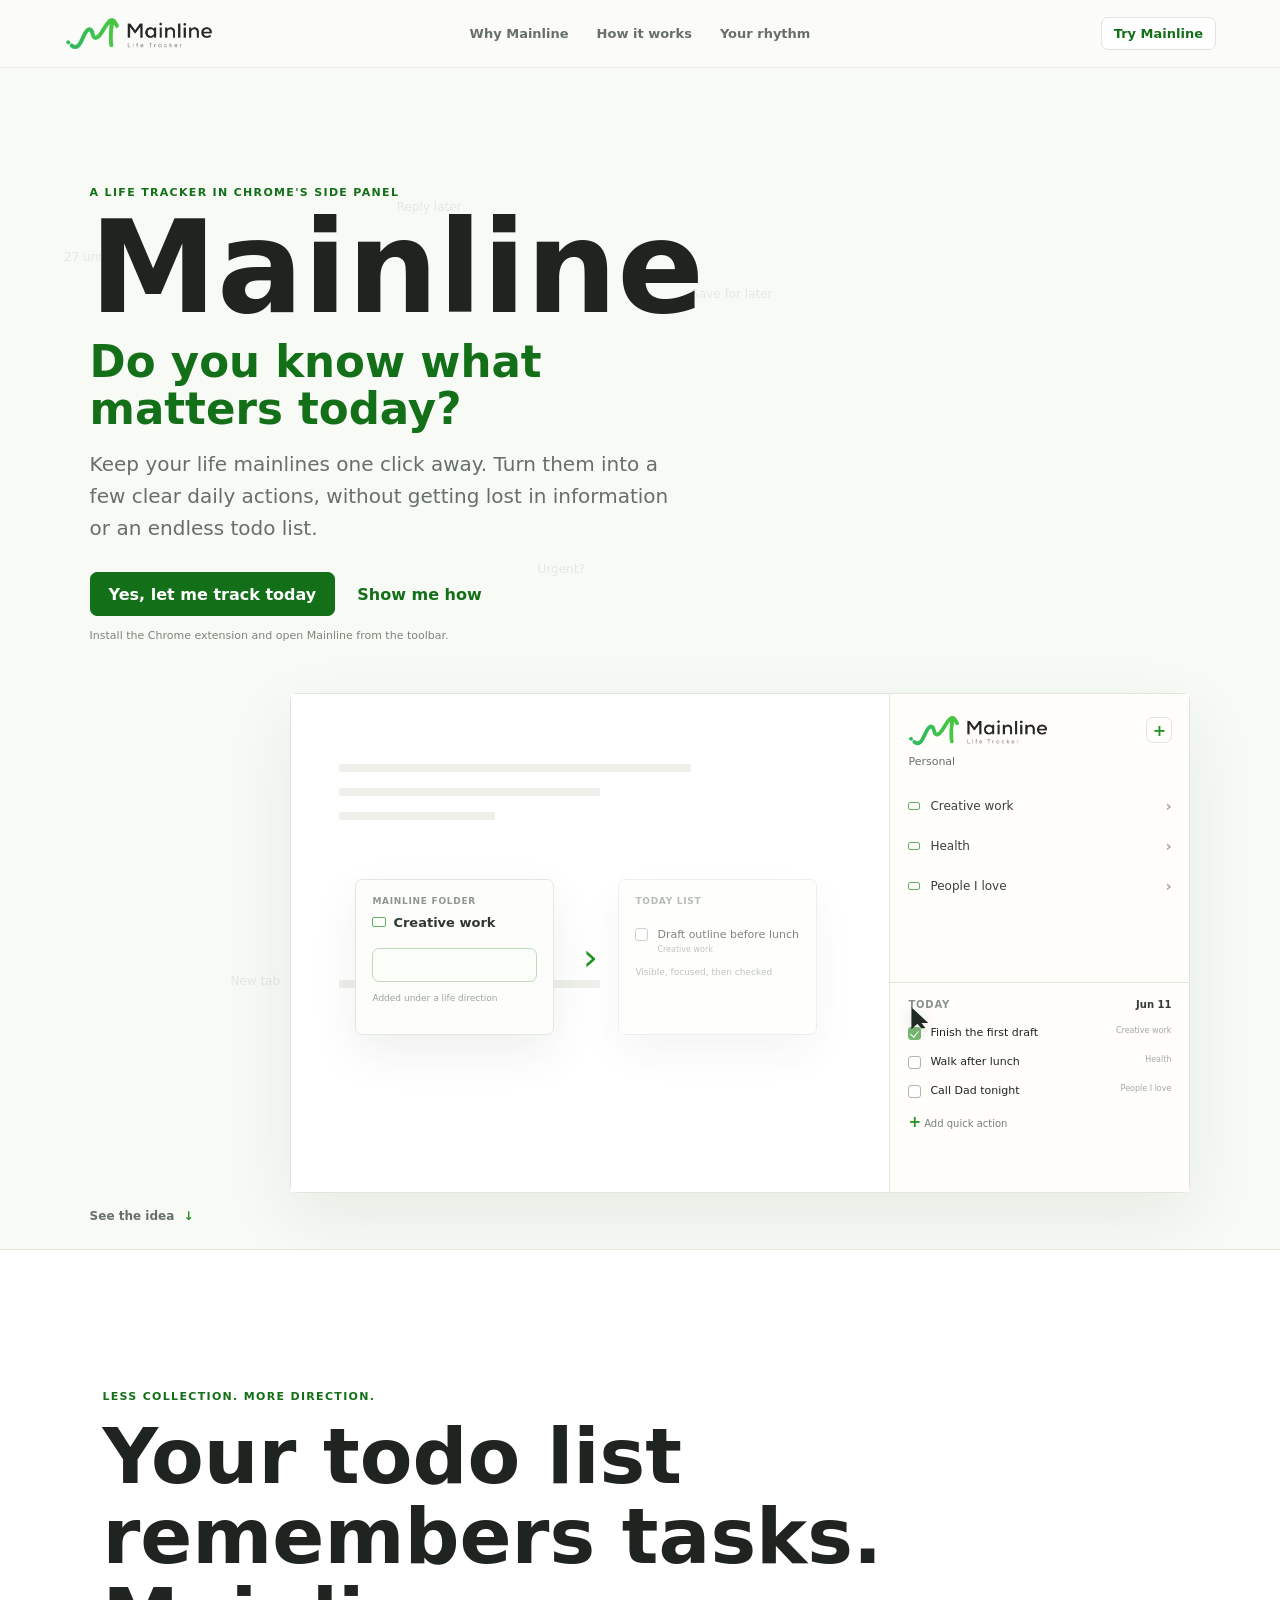
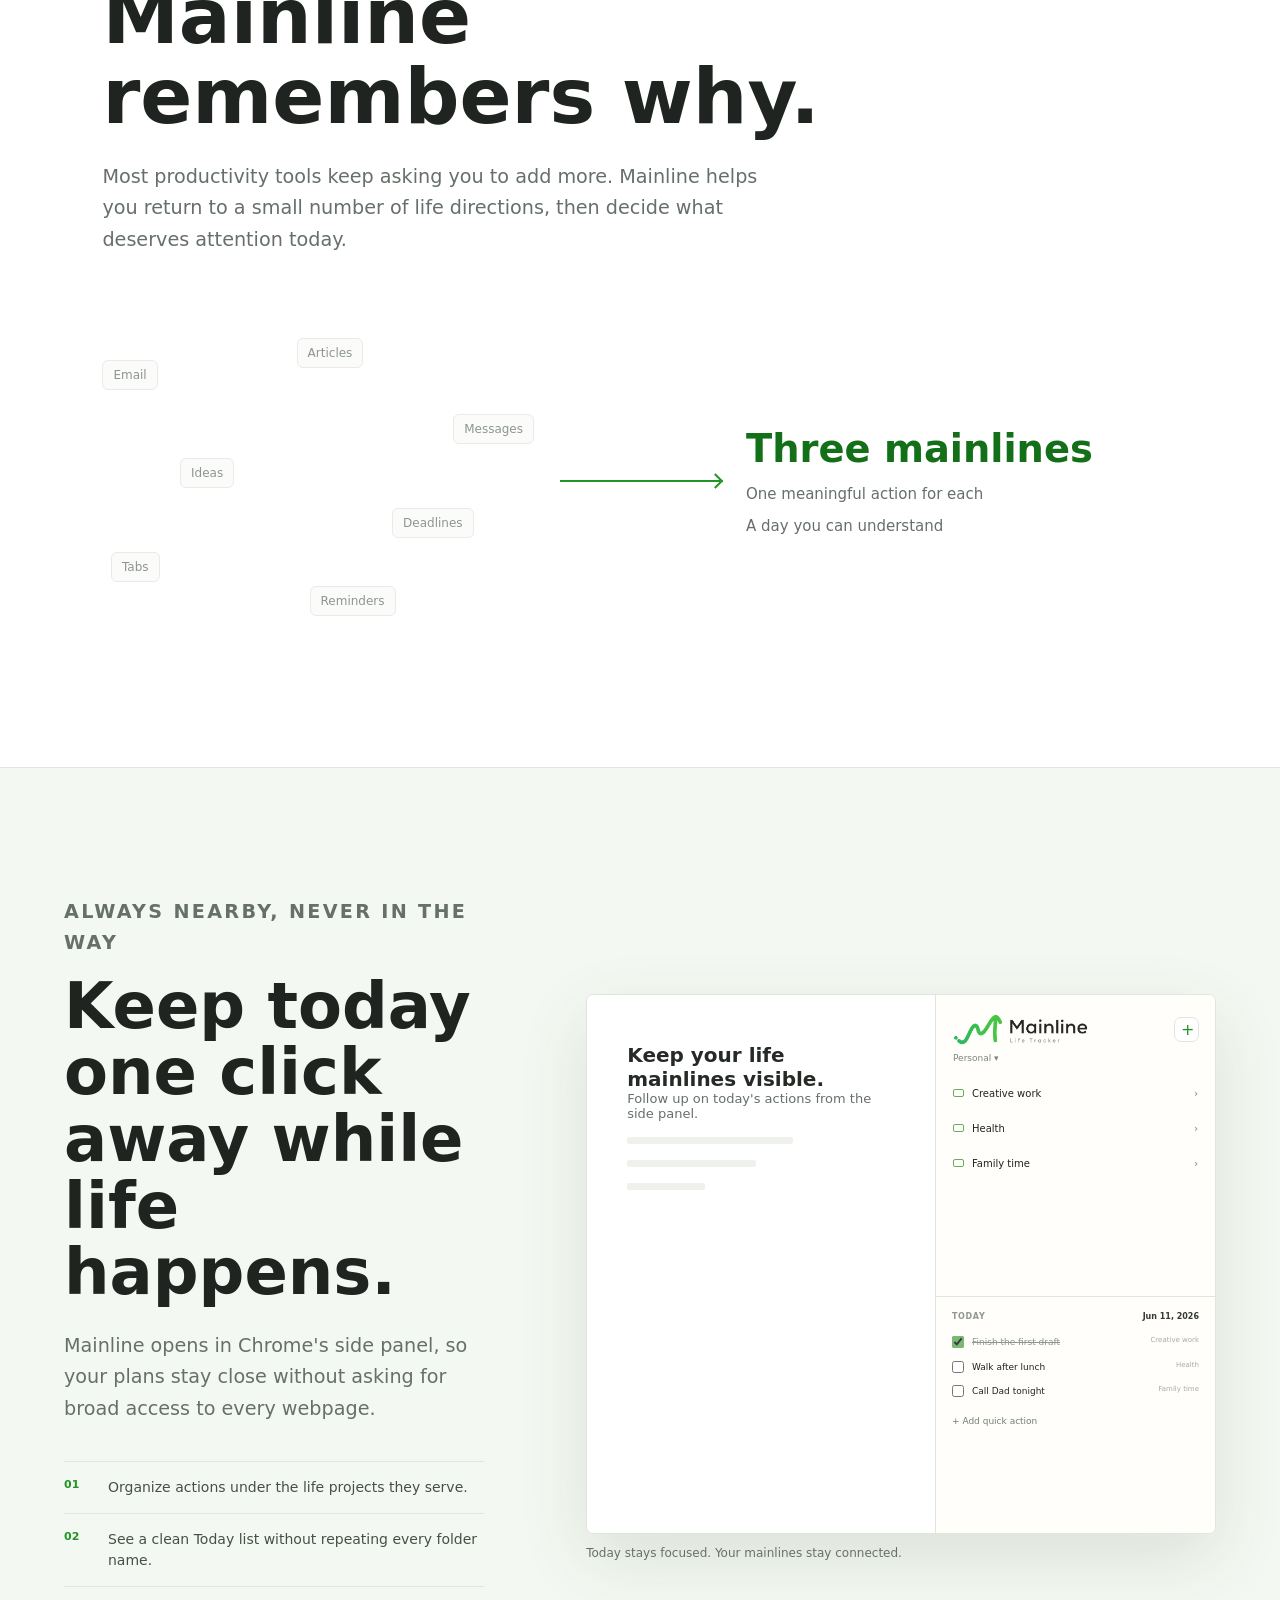
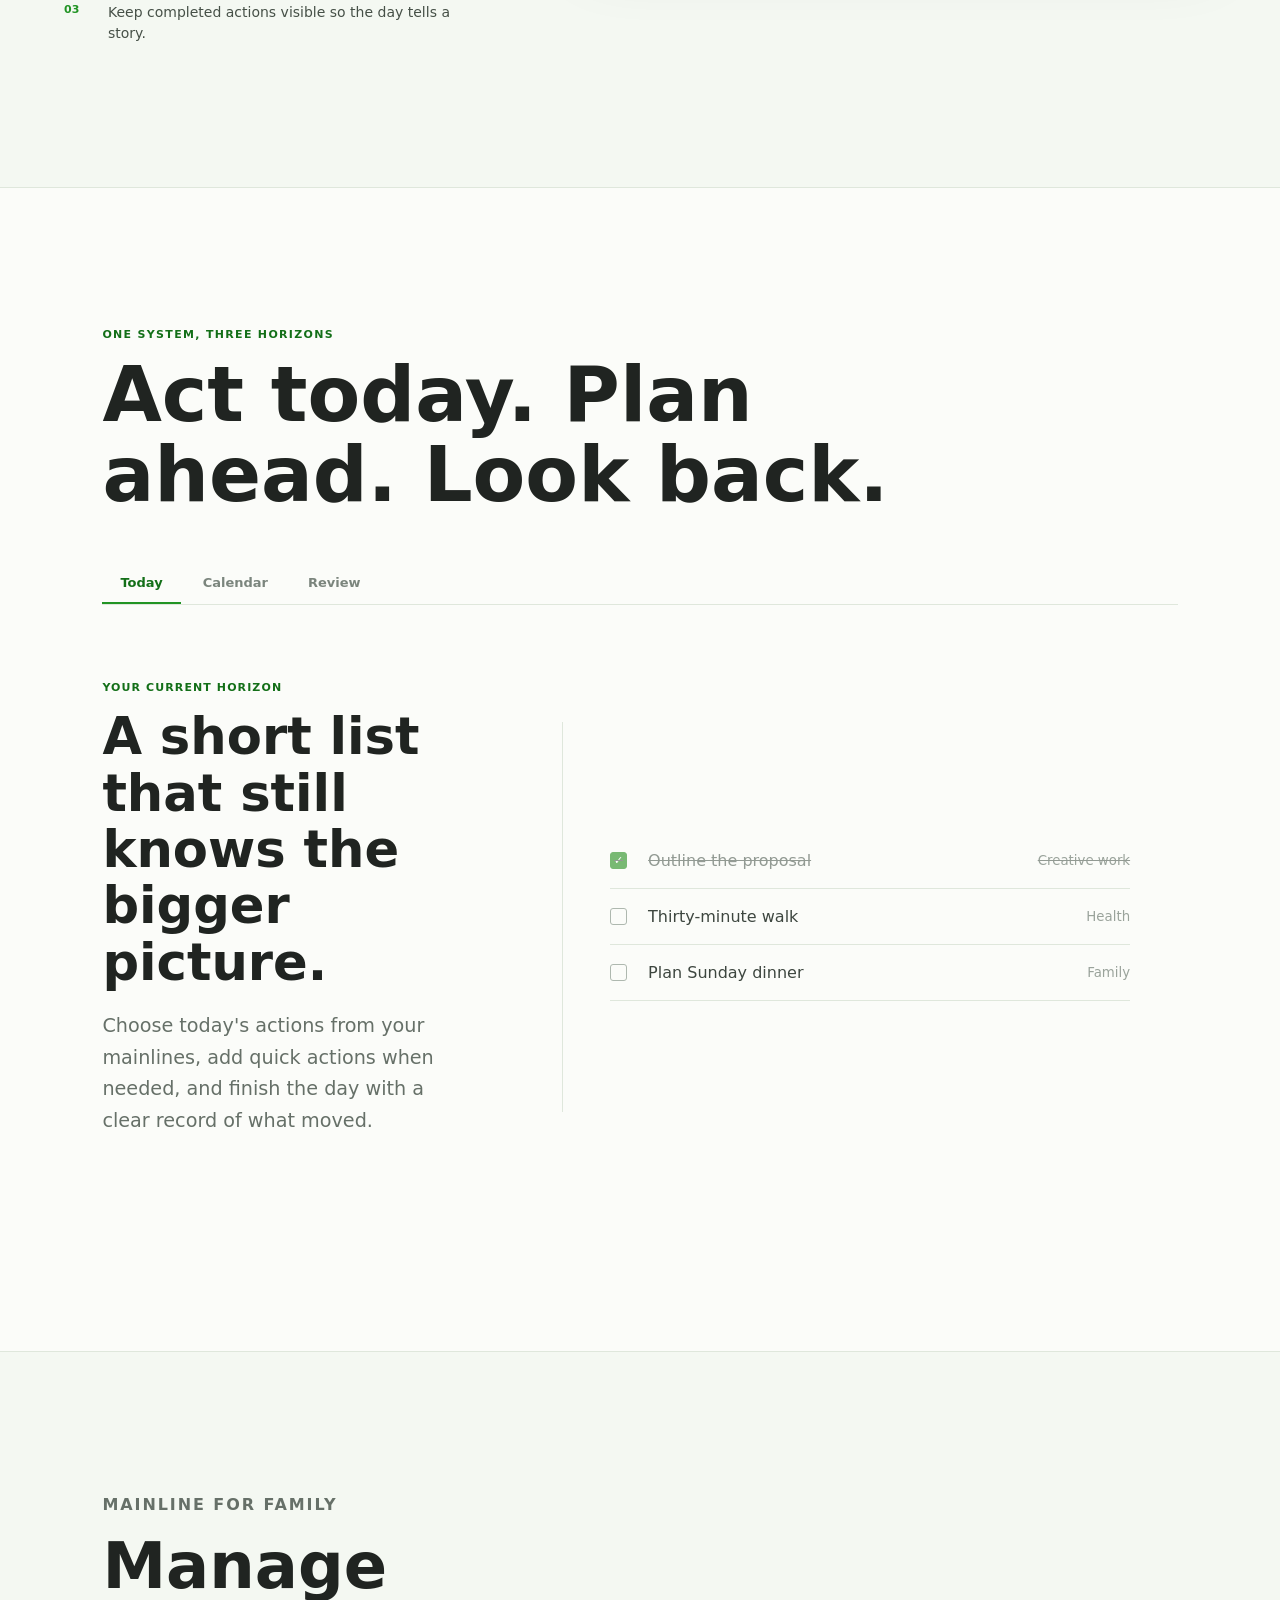
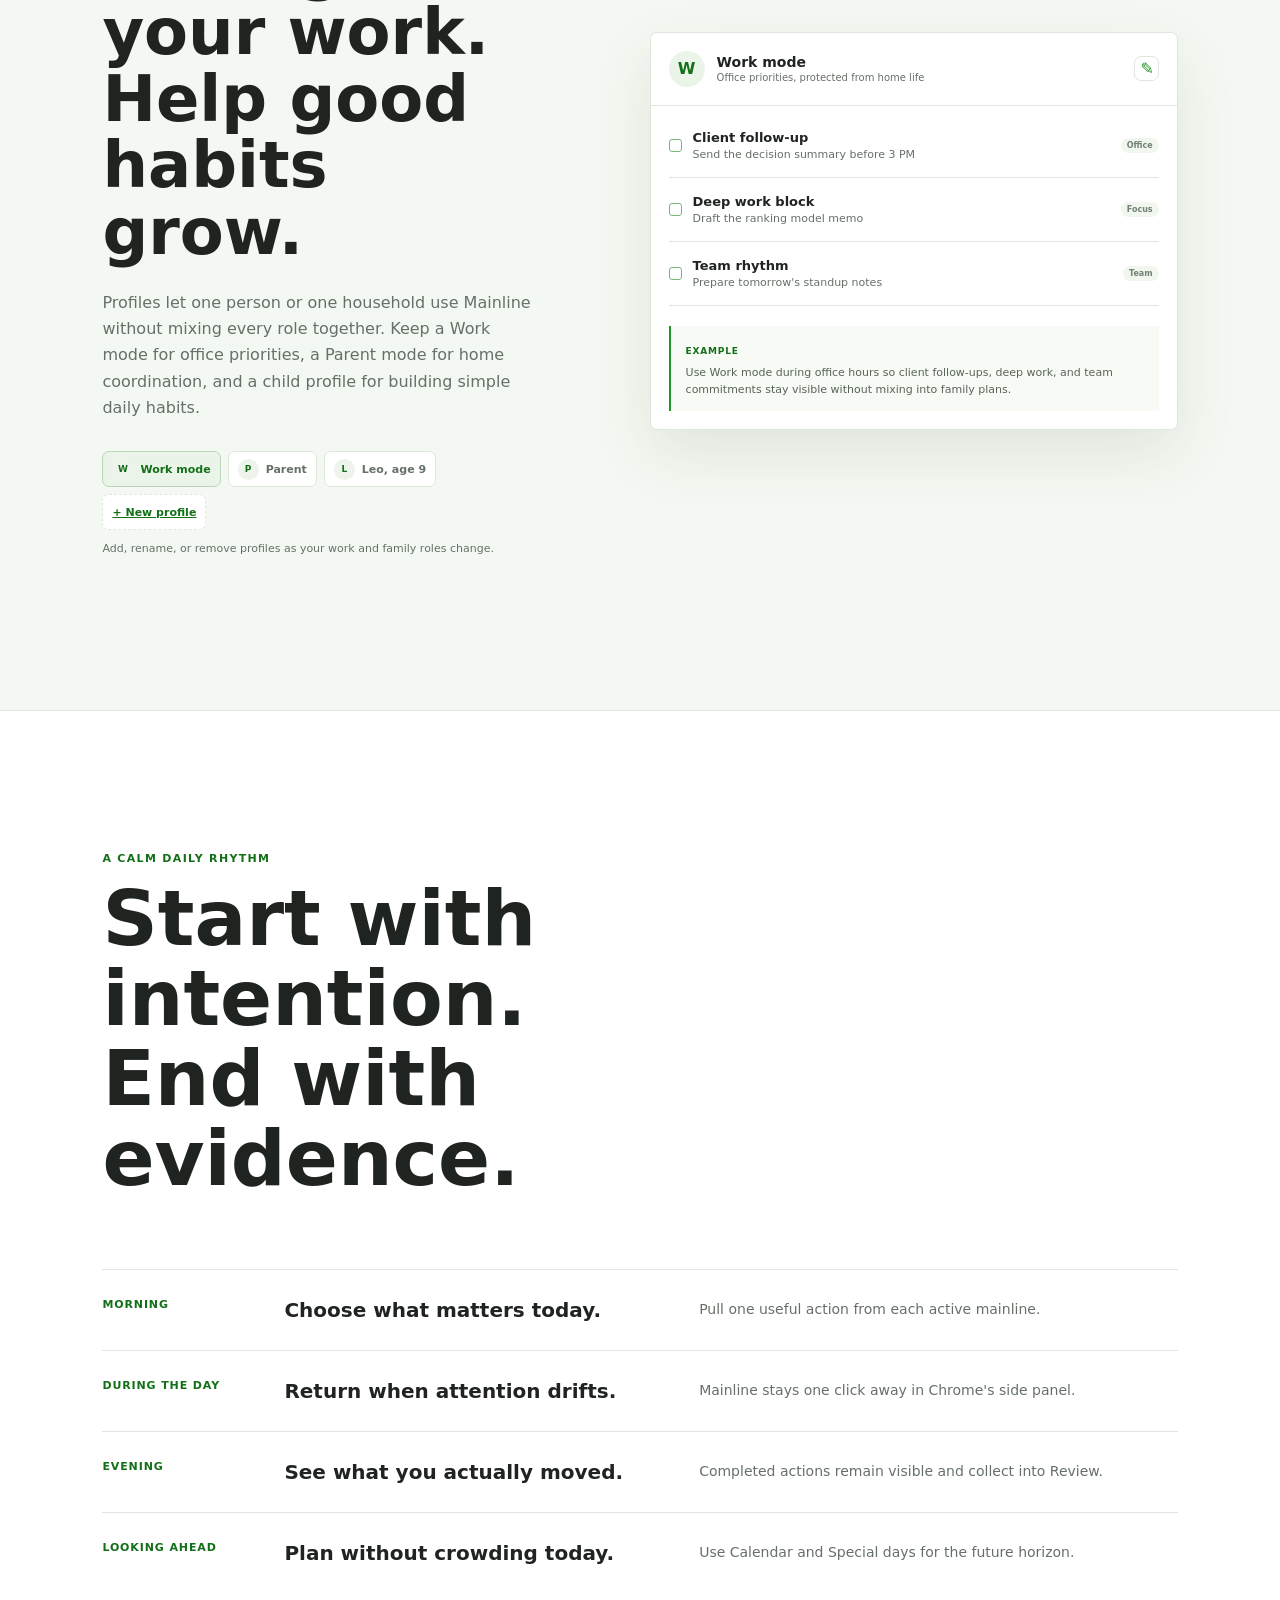
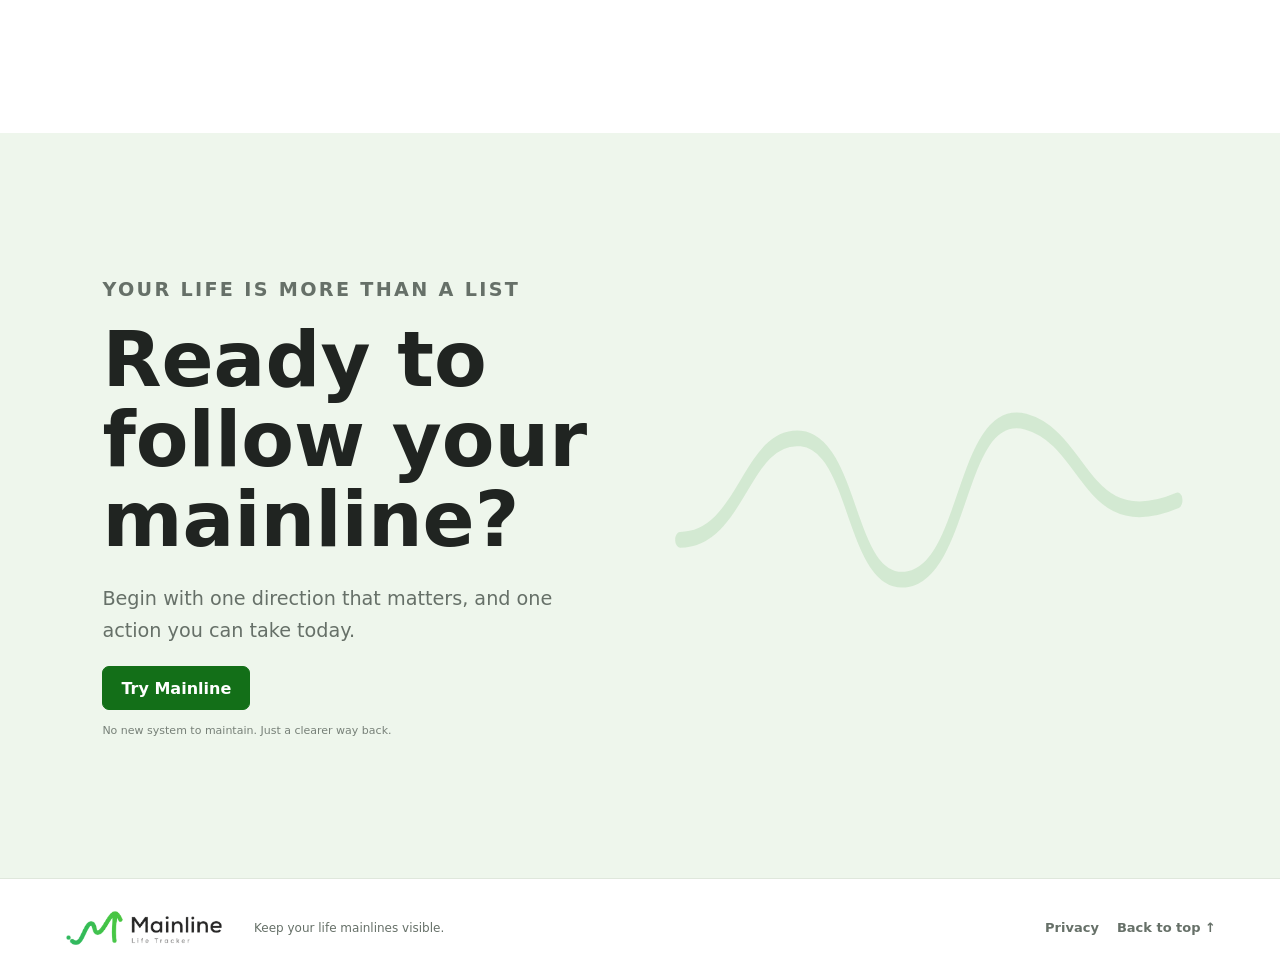
<file: index.html>
<!doctype html>
<html lang="en">
  <head>
    <meta charset="utf-8">
    <meta name="viewport" content="width=device-width, initial-scale=1">
    <meta name="description" content="Mainline keeps your life priorities within reach in Chrome's side panel, so today's actions stay connected to what matters.">
    <title>Mainline - Keep your life mainlines visible</title>
    <link rel="stylesheet" href="mainline-web.css?v=1.0.9-sidepanel">
  </head>
  <body>
    <header class="site-header">
      <a class="brand" href="#top" aria-label="Mainline home">
        <img src="brand-logo-cropped.png" alt="Mainline Life Tracker">
      </a>
      <nav aria-label="Main navigation">
        <a href="#why">Why Mainline</a>
        <a href="#how">How it works</a>
        <a href="#rhythm">Your rhythm</a>
      </nav>
      <a class="header-action" href="https://lshangyu23-hash.github.io/mainline-web/downloads/Mainline-Beta-Chrome-Extension.zip">Try Mainline</a>
    </header>

    <main>
      <section class="hero" id="top">
        <div class="hero-noise" aria-hidden="true">
          <span>27 unread</span>
          <span>Reply later</span>
          <span>New tab</span>
          <span>12 tasks</span>
          <span>Save for later</span>
          <span>Urgent?</span>
        </div>

        <div class="hero-copy">
          <p class="eyebrow">A life tracker in Chrome's side panel</p>
          <h1>Mainline</h1>
          <p class="hero-question">Do you know what matters today?</p>
          <p class="hero-lead">Keep your life mainlines one click away. Turn them into a few clear daily actions, without getting lost in information or an endless todo list.</p>
          <div class="hero-actions" aria-label="Explore Mainline">
            <a class="primary-action" href="https://lshangyu23-hash.github.io/mainline-web/downloads/Mainline-Beta-Chrome-Extension.zip">Yes, let me track today</a>
            <button class="text-action" type="button" data-scroll-target="#why">Show me how</button>
          </div>
          <p class="hero-download-note">Install the Chrome extension and open Mainline from the toolbar.</p>
        </div>

        <div class="hero-browser" aria-label="Animated Mainline extension preview">
          <div class="browser-page">
            <div class="browser-line long"></div>
            <div class="browser-line medium"></div>
            <div class="browser-line short"></div>
            <div class="hero-workflow" aria-hidden="true">
              <div class="workflow-card workflow-folder">
                <span class="workflow-kicker">Mainline folder</span>
                <strong>Creative work</strong>
                <div class="workflow-input">
                  <span>Draft outline before lunch</span>
                </div>
                <em>Added under a life direction</em>
              </div>
              <div class="workflow-arrow">›</div>
              <div class="workflow-card workflow-today">
                <span class="workflow-kicker">Today list</span>
                <label>
                  <i></i>
                  <span>Draft outline before lunch</span>
                  <small>Creative work</small>
                </label>
                <em>Visible, focused, then checked</em>
              </div>
            </div>
            <div class="browser-line medium lower"></div>
          </div>
          <aside class="demo-panel">
            <div class="demo-head">
              <img src="brand-logo-cropped.png" alt="">
              <span class="demo-plus">+</span>
            </div>
            <div class="demo-profile">Personal</div>
            <div class="demo-mainlines">
              <div><span class="folder-icon"></span>Creative work <b>›</b></div>
              <div><span class="folder-icon"></span>Health <b>›</b></div>
              <div><span class="folder-icon"></span>People I love <b>›</b></div>
            </div>
            <div class="demo-today">
              <div class="demo-today-head"><span>Today</span><strong>Jun 11</strong></div>
              <label class="demo-row demo-row-check"><input type="checkbox"><span>Finish the first draft</span><small>Creative work</small></label>
              <label class="demo-row"><input type="checkbox"><span>Walk after lunch</span><small>Health</small></label>
              <label class="demo-row"><input type="checkbox"><span>Call Dad tonight</span><small>People I love</small></label>
              <div class="demo-quick">+ Add quick action</div>
            </div>
          </aside>
          <span class="demo-cursor" aria-hidden="true"></span>
        </div>

        <a class="hero-next" href="#why">See the idea <span>↓</span></a>
      </section>

      <section class="why-section" id="why">
        <div class="section-intro reveal">
          <p class="eyebrow">Less collection. More direction.</p>
          <h2>Your todo list remembers tasks.<br>Mainline remembers why.</h2>
          <p>Most productivity tools keep asking you to add more. Mainline helps you return to a small number of life directions, then decide what deserves attention today.</p>
        </div>

        <div class="contrast-flow" aria-label="From noise to a clear day">
          <div class="noise-column reveal">
            <span>Email</span><span>Articles</span><span>Messages</span><span>Ideas</span><span>Deadlines</span><span>Tabs</span><span>Reminders</span>
          </div>
          <div class="focus-line reveal" aria-hidden="true"></div>
          <div class="focus-column reveal">
            <strong>Three mainlines</strong>
            <span>One meaningful action for each</span>
            <span>A day you can understand</span>
          </div>
        </div>
      </section>

      <section class="feature-section" id="how">
        <div class="feature-copy reveal">
          <p class="eyebrow">Always nearby, never in the way</p>
          <h2>Keep today one click away while life happens.</h2>
          <p>Mainline opens in Chrome's side panel, so your plans stay close without asking for broad access to every webpage.</p>
          <ul class="quiet-list">
            <li><span>01</span> Organize actions under the life projects they serve.</li>
            <li><span>02</span> See a clean Today list without repeating every folder name.</li>
            <li><span>03</span> Keep completed actions visible so the day tells a story.</li>
          </ul>
        </div>
        <figure class="product-visual reveal">
          <div class="crisp-product-demo" role="img" aria-label="Mainline extension showing life projects and today's focused actions">
            <div class="crisp-page">
              <strong>Keep your life mainlines visible.</strong>
              <p>Follow up on today's actions from the side panel.</p>
              <span></span><span></span><span></span>
            </div>
            <aside class="crisp-panel">
              <div class="crisp-head">
                <img src="brand-logo-cropped.png" alt="">
                <button type="button" aria-label="Add mainline">+</button>
              </div>
              <div class="crisp-profile">Personal ▾</div>
              <div class="crisp-folders">
                <p><span></span>Creative work <b>›</b></p>
                <p><span></span>Health <b>›</b></p>
                <p><span></span>Family time <b>›</b></p>
              </div>
              <div class="crisp-today">
                <header><span>Today</span><strong>Jun 11, 2026</strong></header>
                <label><input type="checkbox" checked><span>Finish the first draft</span><small>Creative work</small></label>
                <label><input type="checkbox"><span>Walk after lunch</span><small>Health</small></label>
                <label><input type="checkbox"><span>Call Dad tonight</span><small>Family time</small></label>
                <button type="button">+ Add quick action</button>
              </div>
            </aside>
          </div>
          <figcaption>Today stays focused. Your mainlines stay connected.</figcaption>
        </figure>
      </section>

      <section class="interactive-section">
        <div class="section-intro reveal">
          <p class="eyebrow">One system, three horizons</p>
          <h2>Act today. Plan ahead. Look back.</h2>
        </div>
        <div class="mode-tabs reveal" role="tablist" aria-label="Mainline views">
          <button class="mode-tab active" type="button" role="tab" aria-selected="true" data-mode="today">Today</button>
          <button class="mode-tab" type="button" role="tab" aria-selected="false" data-mode="calendar">Calendar</button>
          <button class="mode-tab" type="button" role="tab" aria-selected="false" data-mode="review">Review</button>
        </div>
        <div class="mode-stage reveal">
          <div class="mode-copy">
            <p class="mode-kicker">Your current horizon</p>
            <h3 id="mode-title">A short list that still knows the bigger picture.</h3>
            <p id="mode-description">Choose today's actions from your mainlines, add quick actions when needed, and finish the day with a clear record of what moved.</p>
          </div>
          <div class="mode-visual" id="mode-visual" data-mode="today" aria-live="polite">
            <div class="today-animation">
              <div class="animated-row done"><span>✓</span><p>Outline the proposal</p><small>Creative work</small></div>
              <div class="animated-row"><span></span><p>Thirty-minute walk</p><small>Health</small></div>
              <div class="animated-row"><span></span><p>Plan Sunday dinner</p><small>Family</small></div>
            </div>
            <img src="web-assets/mainline-calendar.jpg" alt="Mainline calendar with monthly plan details">
            <div class="review-animation">
              <p>Today, you moved:</p>
              <strong>Creative work</strong>
              <strong>Health</strong>
              <strong>Family</strong>
            </div>
          </div>
        </div>
      </section>

      <section class="family-section" id="family">
        <div class="family-copy reveal">
          <p class="eyebrow">Mainline for family</p>
          <h2>Manage your work.<br>Help good habits grow.</h2>
          <p>Profiles let one person or one household use Mainline without mixing every role together. Keep a Work mode for office priorities, a Parent mode for home coordination, and a child profile for building simple daily habits.</p>
          <div class="family-profile-actions" aria-label="Profile management examples">
            <button type="button" class="family-profile active" data-family-profile="work"><span>W</span>Work mode</button>
            <button type="button" class="family-profile" data-family-profile="parent"><span>P</span>Parent</button>
            <button type="button" class="family-profile" data-family-profile="leo"><span>L</span>Leo, age 9</button>
            <a class="family-profile-add" href="https://lshangyu23-hash.github.io/mainline-web/downloads/Mainline-Beta-Chrome-Extension.zip">+ New profile</a>
          </div>
          <p class="family-note">Add, rename, or remove profiles as your work and family roles change.</p>
        </div>

        <div class="family-demo reveal" data-family-view="work">
          <div class="family-demo-head">
            <span class="family-avatar">W</span>
            <div><strong id="family-name">Work mode</strong><small id="family-description">Office priorities, protected from home life</small></div>
            <button type="button" aria-label="Edit profile">✎</button>
          </div>
          <div class="family-mainlines" id="family-mainlines">
            <div><span></span><p><strong>Client follow-up</strong><small>Send the decision summary before 3 PM</small></p><em>Office</em></div>
            <div><span></span><p><strong>Deep work block</strong><small>Draft the ranking model memo</small></p><em>Focus</em></div>
            <div><span></span><p><strong>Team rhythm</strong><small>Prepare tomorrow's standup notes</small></p><em>Team</em></div>
          </div>
          <div class="family-example">
            <span>Example</span>
            <p id="family-example-text">Use Work mode during office hours so client follow-ups, deep work, and team commitments stay visible without mixing into family plans.</p>
          </div>
        </div>
      </section>

      <section class="rhythm-section" id="rhythm">
        <div class="section-intro reveal">
          <p class="eyebrow">A calm daily rhythm</p>
          <h2>Start with intention.<br>End with evidence.</h2>
        </div>
        <ol class="rhythm-list">
          <li class="reveal"><span>Morning</span><strong>Choose what matters today.</strong><p>Pull one useful action from each active mainline.</p></li>
          <li class="reveal"><span>During the day</span><strong>Return when attention drifts.</strong><p>Mainline stays one click away in Chrome's side panel.</p></li>
          <li class="reveal"><span>Evening</span><strong>See what you actually moved.</strong><p>Completed actions remain visible and collect into Review.</p></li>
          <li class="reveal"><span>Looking ahead</span><strong>Plan without crowding today.</strong><p>Use Calendar and Special days for the future horizon.</p></li>
        </ol>
      </section>

      <section class="start-section" id="start">
        <div class="start-copy reveal">
          <p class="eyebrow">Your life is more than a list</p>
          <h2>Ready to follow your mainline?</h2>
          <p>Begin with one direction that matters, and one action you can take today.</p>
          <a class="primary-action" id="open-mainline" href="https://lshangyu23-hash.github.io/mainline-web/downloads/Mainline-Beta-Chrome-Extension.zip">Try Mainline</a>
          <small>No new system to maintain. Just a clearer way back.</small>
        </div>
        <div class="start-mainline reveal" aria-hidden="true">
          <svg viewBox="0 0 720 320" preserveAspectRatio="none">
            <path class="mainline-ghost" d="M0,190 C90,190 95,95 175,100 C255,105 245,235 330,225 C415,215 405,70 500,85 C590,100 585,190 720,155"></path>
            <path class="mainline-path" d="M0,190 C90,190 95,95 175,100 C255,105 245,235 330,225 C415,215 405,70 500,85 C590,100 585,190 720,155"></path>
          </svg>
        </div>
      </section>
    </main>

    <footer class="site-footer">
      <img src="brand-logo-cropped.png" alt="Mainline">
      <p>Keep your life mainlines visible.</p>
      <div class="footer-links">
        <a href="privacy.html">Privacy</a>
        <a href="#top">Back to top ↑</a>
      </div>
    </footer>

    <script src="mainline-web.js?v=1.0.9-sidepanel"></script>
  </body>
</html>
</file>
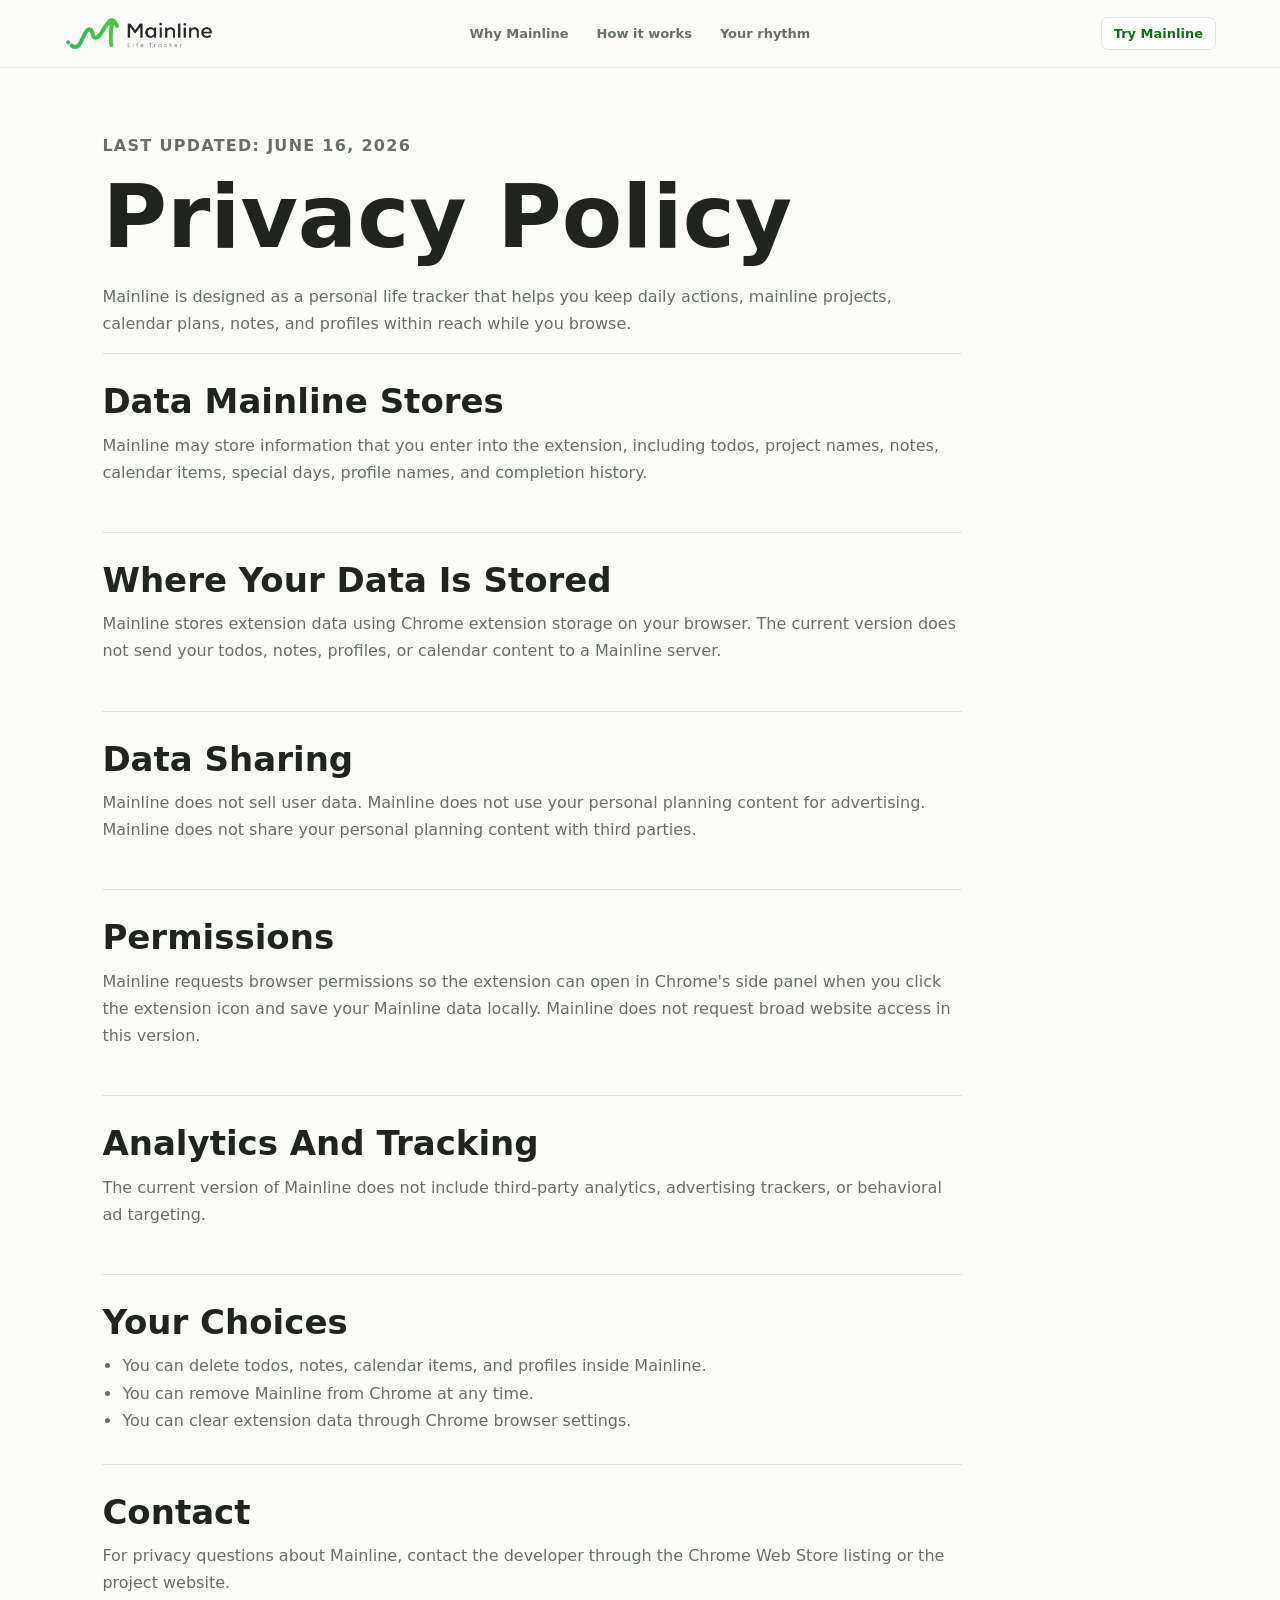
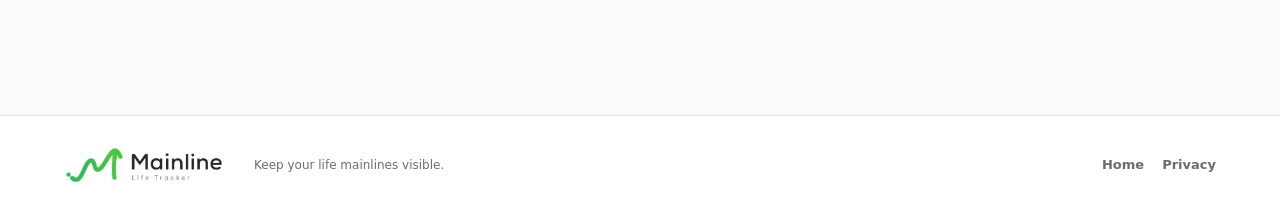
<file: privacy.html>
<!doctype html>
<html lang="en">
  <head>
    <meta charset="utf-8">
    <meta name="viewport" content="width=device-width, initial-scale=1">
    <meta name="description" content="Mainline privacy policy for the Chrome extension.">
    <title>Mainline Privacy Policy</title>
    <link rel="stylesheet" href="mainline-web.css?v=1.0.9-sidepanel">
  </head>
  <body>
    <header class="site-header">
      <a class="brand" href="index.html#top" aria-label="Mainline home">
        <img src="brand-logo-cropped.png" alt="Mainline Life Tracker">
      </a>
      <nav aria-label="Main navigation">
        <a href="index.html#why">Why Mainline</a>
        <a href="index.html#how">How it works</a>
        <a href="index.html#rhythm">Your rhythm</a>
      </nav>
      <a class="header-action" href="https://lshangyu23-hash.github.io/mainline-web/downloads/Mainline-Beta-Chrome-Extension.zip">Try Mainline</a>
    </header>

    <main class="policy-page">
      <article class="policy-card">
        <p class="policy-updated">Last updated: June 16, 2026</p>
        <h1>Privacy Policy</h1>
        <p>Mainline is designed as a personal life tracker that helps you keep daily actions, mainline projects, calendar plans, notes, and profiles within reach while you browse.</p>

        <section>
          <h2>Data Mainline Stores</h2>
          <p>Mainline may store information that you enter into the extension, including todos, project names, notes, calendar items, special days, profile names, and completion history.</p>
        </section>

        <section>
          <h2>Where Your Data Is Stored</h2>
          <p>Mainline stores extension data using Chrome extension storage on your browser. The current version does not send your todos, notes, profiles, or calendar content to a Mainline server.</p>
        </section>

        <section>
          <h2>Data Sharing</h2>
          <p>Mainline does not sell user data. Mainline does not use your personal planning content for advertising. Mainline does not share your personal planning content with third parties.</p>
        </section>

        <section>
          <h2>Permissions</h2>
          <p>Mainline requests browser permissions so the extension can open in Chrome's side panel when you click the extension icon and save your Mainline data locally. Mainline does not request broad website access in this version.</p>
        </section>

        <section>
          <h2>Analytics And Tracking</h2>
          <p>The current version of Mainline does not include third-party analytics, advertising trackers, or behavioral ad targeting.</p>
        </section>

        <section>
          <h2>Your Choices</h2>
          <ul>
            <li>You can delete todos, notes, calendar items, and profiles inside Mainline.</li>
            <li>You can remove Mainline from Chrome at any time.</li>
            <li>You can clear extension data through Chrome browser settings.</li>
          </ul>
        </section>

        <section>
          <h2>Contact</h2>
          <p>For privacy questions about Mainline, contact the developer through the Chrome Web Store listing or the project website.</p>
        </section>
      </article>
    </main>

    <footer class="site-footer">
      <img src="brand-logo-cropped.png" alt="Mainline">
      <p>Keep your life mainlines visible.</p>
      <div class="footer-links">
        <a href="index.html#top">Home</a>
        <a href="privacy.html">Privacy</a>
      </div>
    </footer>
  </body>
</html>
</file>
<file: mainline-web.css>
:root {
  --ink: #202421;
  --muted: #667068;
  --green: #219424;
  --green-deep: #136f18;
  --green-soft: #eaf4e8;
  --line: #dfe7dc;
  --paper: #fbfcf9;
  --white: #ffffff;
  --amber: #c98a17;
  --red: #b45f6a;
}

* {
  box-sizing: border-box;
}

html {
  scroll-behavior: smooth;
}

body {
  margin: 0;
  background: var(--paper);
  color: var(--ink);
  font-family: Inter, ui-sans-serif, system-ui, -apple-system, BlinkMacSystemFont, "Segoe UI", Arial, sans-serif;
}

button,
a {
  font: inherit;
}

button {
  cursor: pointer;
}

.site-header {
  position: fixed;
  inset: 0 0 auto;
  z-index: 20;
  height: 68px;
  display: grid;
  grid-template-columns: 1fr auto 1fr;
  align-items: center;
  gap: 24px;
  padding: 0 clamp(20px, 5vw, 72px);
  border-bottom: 1px solid rgba(32, 36, 33, .08);
  background: rgba(251, 252, 249, .94);
  backdrop-filter: blur(14px);
}

.brand {
  width: 150px;
  display: block;
}

.brand img,
.site-footer img {
  display: block;
  width: 100%;
}

.site-header nav {
  display: flex;
  gap: 28px;
}

.site-header nav a,
.header-action,
.site-footer a {
  color: var(--muted);
  font-size: 13px;
  font-weight: 650;
  text-decoration: none;
}

.site-header nav a:hover,
.site-footer a:hover {
  color: var(--green-deep);
}

.header-action {
  justify-self: end;
  padding: 8px 12px;
  border: 1px solid var(--line);
  border-radius: 7px;
  color: var(--green-deep);
  background: var(--white);
}

.hero {
  position: relative;
  min-height: calc(100svh - 32px);
  padding: 132px clamp(24px, 7vw, 110px) 78px;
  overflow: hidden;
  border-bottom: 1px solid var(--line);
  background: #f7faf5;
}

.hero-copy {
  position: relative;
  z-index: 4;
  max-width: 650px;
  padding-top: clamp(28px, 6vh, 78px);
}

.eyebrow {
  margin: 0 0 14px;
  color: var(--green-deep);
  font-size: 11px;
  font-weight: 800;
  letter-spacing: .12em;
  text-transform: uppercase;
}

h1,
h2,
h3,
p {
  margin-top: 0;
}

h1 {
  margin-bottom: 16px;
  color: var(--ink);
  font-size: clamp(70px, 10vw, 142px);
  font-weight: 760;
  line-height: .86;
}

.hero-question {
  margin-bottom: 15px;
  color: var(--green-deep);
  font-size: clamp(25px, 3.4vw, 48px);
  font-weight: 680;
  line-height: 1.08;
}

.hero-lead {
  max-width: 590px;
  margin-bottom: 28px;
  color: var(--muted);
  font-size: clamp(16px, 1.6vw, 20px);
  line-height: 1.6;
}

.hero-actions {
  display: flex;
  align-items: center;
  gap: 16px;
}

.primary-action,
.text-action {
  min-height: 44px;
  border-radius: 7px;
  font-weight: 750;
}

.primary-action {
  display: inline-flex;
  align-items: center;
  justify-content: center;
  border: 1px solid var(--green-deep);
  background: var(--green-deep);
  color: var(--white);
  padding: 0 18px;
  text-decoration: none;
}

.primary-action:hover {
  background: #0f5d14;
}

.text-action {
  border: 0;
  background: transparent;
  color: var(--green-deep);
  padding: 0 6px;
}

.text-action:hover {
  text-decoration: underline;
}

.hero-download-note {
  max-width: 410px;
  margin: 12px 0 0;
  color: #7b867d;
  font-size: 11px;
  line-height: 1.5;
}

.hero-browser {
  position: absolute;
  z-index: 2;
  top: 96px;
  right: clamp(-160px, -9vw, -70px);
  width: min(62vw, 900px);
  height: calc(100% - 138px);
  min-height: 560px;
  border-left: 1px solid var(--line);
  background: var(--white);
  box-shadow: -24px 0 70px rgba(44, 62, 44, .08);
}

.browser-page {
  position: absolute;
  inset: 0 300px 0 0;
  padding: 70px 48px;
  background: #fff;
  overflow: hidden;
}

.browser-line {
  width: 70%;
  height: 8px;
  margin-bottom: 16px;
  border-radius: 2px;
  background: #edf0eb;
}

.browser-line.medium {
  width: 52%;
}

.browser-line.short {
  width: 31%;
}

.browser-line.lower {
  margin-top: 160px;
}

.hero-workflow {
  position: absolute;
  left: clamp(28px, 5vw, 76px);
  right: clamp(28px, 5vw, 76px);
  top: 185px;
  display: grid;
  grid-template-columns: minmax(170px, 1fr) 36px minmax(170px, 1fr);
  gap: 18px;
  align-items: center;
}

.workflow-card {
  min-height: 156px;
  padding: 16px 16px 14px;
  border: 1px solid #e1eadf;
  border-radius: 7px;
  background: rgba(253, 254, 251, .96);
  box-shadow: 0 18px 46px rgba(44, 62, 44, .08);
}

.workflow-kicker {
  display: block;
  margin-bottom: 9px;
  color: #8d978f;
  font-size: 9px;
  font-weight: 800;
  letter-spacing: .08em;
  text-transform: uppercase;
}

.workflow-card strong {
  display: flex;
  align-items: center;
  gap: 7px;
  color: #2f3831;
  font-size: 13px;
}

.workflow-card strong::before {
  content: "";
  width: 12px;
  height: 8px;
  border: 1px solid #63af5f;
  border-radius: 2px;
}

.workflow-input {
  height: 34px;
  display: flex;
  align-items: center;
  margin-top: 18px;
  padding: 0 10px;
  overflow: hidden;
  border: 1px solid #bddbb9;
  border-radius: 7px;
  background: #fbfdf9;
  color: #364039;
  font-size: 11px;
  animation: workflowInput 8.6s ease-in-out infinite;
  animation-delay: -1.8s;
}

.workflow-input span {
  display: block;
  max-width: 0;
  overflow: hidden;
  white-space: nowrap;
  animation: workflowTyping 8.6s steps(25, end) infinite;
  animation-delay: -1.8s;
}

.workflow-card em {
  display: block;
  margin-top: 11px;
  color: #9aa49c;
  font-size: 9px;
  font-style: normal;
}

.workflow-arrow {
  display: grid;
  place-items: center;
  color: var(--green);
  font-size: 38px;
  font-weight: 350;
  animation: workflowArrow 8.6s ease-in-out infinite;
  animation-delay: -1.8s;
}

.workflow-today {
  opacity: .64;
  transform: translateX(-8px);
  animation: workflowToday 8.6s ease-in-out infinite;
  animation-delay: -1.8s;
}

.workflow-today label {
  display: grid;
  grid-template-columns: 15px minmax(0, 1fr);
  column-gap: 7px;
  row-gap: 3px;
  align-items: start;
  margin-top: 22px;
  color: #374139;
  font-size: 11px;
  line-height: 1.35;
}

.workflow-today i {
  position: relative;
  width: 13px;
  height: 13px;
  border: 1px solid #aeb8af;
  border-radius: 3px;
  background: #fff;
  animation: workflowCheckBox 8.6s ease-in-out infinite;
  animation-delay: -1.8s;
}

.workflow-today i::after {
  content: "";
  position: absolute;
  left: 3px;
  top: 1px;
  width: 4px;
  height: 7px;
  border-right: 1.5px solid #fff;
  border-bottom: 1.5px solid #fff;
  opacity: 0;
  transform: rotate(40deg);
  animation: workflowTick 8.6s ease-in-out infinite;
  animation-delay: -1.8s;
}

.workflow-today label > span {
  animation: workflowDoneText 8.6s ease-in-out infinite;
  animation-delay: -1.8s;
}

.workflow-today small {
  grid-column: 2;
  color: #9ca59e;
  font-size: 8px;
}

@keyframes workflowInput {
  0%, 10% { border-color: #e1eadf; box-shadow: none; }
  18%, 50% { border-color: #72bd70; box-shadow: 0 0 0 3px rgba(33, 148, 36, .08); }
  70%, 100% { border-color: #dfe7dc; box-shadow: none; }
}

@keyframes workflowTyping {
  0%, 15% { max-width: 0; }
  36%, 100% { max-width: 190px; }
}

@keyframes workflowArrow {
  0%, 34% { opacity: .18; transform: translateX(-8px); }
  45%, 100% { opacity: 1; transform: translateX(0); }
}

@keyframes workflowToday {
  0%, 42% { opacity: .62; transform: translateX(-8px); }
  52%, 100% { opacity: 1; transform: translateX(0); }
}

@keyframes workflowCheckBox {
  0%, 64% { border-color: #aeb8af; background: #fff; }
  72%, 100% { border-color: #78b973; background: #78b973; }
}

@keyframes workflowTick {
  0%, 64% { opacity: 0; }
  72%, 100% { opacity: 1; }
}

@keyframes workflowDoneText {
  0%, 64% { color: #374139; text-decoration-color: transparent; }
  72%, 100% { color: #8d958f; text-decoration: line-through; }
}

.demo-panel {
  position: absolute;
  inset: 0 0 0 auto;
  width: 300px;
  display: flex;
  flex-direction: column;
  border-left: 1px solid var(--line);
  background: #fffefb;
}

.demo-head {
  display: flex;
  align-items: center;
  justify-content: space-between;
  padding: 20px 17px 8px;
}

.demo-head img {
  width: 142px;
}

.demo-plus {
  width: 26px;
  height: 26px;
  display: grid;
  place-items: center;
  border: 1px solid var(--line);
  border-radius: 7px;
  color: var(--green);
  font-weight: 800;
}

.demo-profile {
  padding: 0 18px 18px;
  color: var(--muted);
  font-size: 11px;
}

.demo-mainlines {
  padding: 0 18px;
}

.demo-mainlines div {
  display: grid;
  grid-template-columns: 14px 1fr auto;
  gap: 8px;
  align-items: center;
  min-height: 40px;
  color: #38413a;
  font-size: 12px;
}

.folder-icon {
  width: 12px;
  height: 8px;
  border: 1px solid #63af5f;
  border-radius: 2px;
}

.demo-mainlines b {
  color: #9ba39c;
  font-size: 14px;
}

.demo-today {
  margin-top: auto;
  min-height: 42%;
  padding: 16px 18px 24px;
  border-top: 1px solid var(--line);
}

.demo-today-head {
  display: flex;
  justify-content: space-between;
  margin-bottom: 16px;
  color: #8b938c;
  font-size: 10px;
  font-weight: 800;
  letter-spacing: .08em;
  text-transform: uppercase;
}

.demo-today-head strong {
  color: #343b35;
  letter-spacing: 0;
  text-transform: none;
}

.demo-today label {
  display: grid;
  grid-template-columns: 15px minmax(0, 1fr) auto;
  gap: 7px;
  align-items: start;
  margin-bottom: 14px;
  font-size: 11px;
  line-height: 1.35;
}

.demo-today input {
  position: relative;
  appearance: none;
  width: 13px;
  height: 13px;
  margin: 1px 0 0;
  border: 1px solid #adb8af;
  border-radius: 3px;
  background: #fff;
}

.demo-today input::after {
  content: "";
  position: absolute;
  left: 3px;
  top: 1px;
  width: 4px;
  height: 7px;
  border-right: 1.5px solid #fff;
  border-bottom: 1.5px solid #fff;
  opacity: 0;
  transform: rotate(40deg);
}

.demo-today input:checked,
.demo-row-check input {
  border-color: #78b973;
  background: #78b973;
}

.demo-today input:checked::after,
.demo-row-check input::after {
  opacity: 1;
}

.demo-row-check input {
  animation: demoCheck 7.6s ease-in-out infinite;
}

.demo-row-check span {
  animation: demoCompleteText 7.6s ease-in-out infinite;
}

.demo-today small {
  max-width: 72px;
  color: #a2aaa3;
  font-size: 8px;
  overflow: hidden;
  text-overflow: ellipsis;
  white-space: nowrap;
}

.demo-quick {
  color: #768077;
  font-size: 10px;
  animation: demoQuickFocus 7.6s ease-in-out infinite;
}

.demo-quick::first-letter {
  color: var(--green);
  font-size: 15px;
  font-weight: 800;
}

.demo-cursor {
  position: absolute;
  z-index: 6;
  left: calc(100% - 278px);
  top: 63%;
  width: 17px;
  height: 22px;
  filter: drop-shadow(0 3px 7px rgba(23, 38, 24, .18));
  animation: demoCursor 7.6s ease-in-out infinite;
  pointer-events: none;
}

.demo-cursor::before {
  content: "";
  position: absolute;
  inset: 0;
  clip-path: polygon(0 0, 0 100%, 6px 75%, 10px 96%, 14px 94%, 10px 72%, 17px 72%);
  background: #1f2a22;
}

.demo-cursor::after {
  content: "";
  position: absolute;
  left: -8px;
  top: -8px;
  width: 26px;
  height: 26px;
  border: 1px solid rgba(33, 148, 36, .45);
  border-radius: 50%;
  opacity: 0;
  animation: demoClickPulse 7.6s ease-in-out infinite;
}

@keyframes demoCursor {
  0%, 14% { transform: translate(0, 0); }
  22%, 34% { transform: translate(-2px, 2px) scale(.96); }
  47%, 68% { transform: translate(2px, 98px); }
  78%, 100% { transform: translate(2px, 98px) scale(.98); }
}

@keyframes demoClickPulse {
  0%, 18%, 29%, 51%, 62%, 100% { opacity: 0; transform: scale(.65); }
  22%, 55% { opacity: 1; transform: scale(1); }
}

@keyframes demoCheck {
  0%, 20% { border-color: #adb8af; background: #fff; }
  24%, 100% { border-color: #78b973; background: #78b973; }
}

@keyframes demoCompleteText {
  0%, 20% { color: inherit; text-decoration-color: transparent; }
  24%, 100% { color: #9aa39b; text-decoration: line-through; }
}

@keyframes demoQuickFocus {
  0%, 50%, 100% { color: #768077; }
  56%, 72% { color: var(--green-deep); }
}

.hero-noise span {
  position: absolute;
  z-index: 1;
  color: #809080;
  font-size: 12px;
  opacity: .16;
  animation: drift 8s ease-in-out infinite alternate;
}

.hero-noise span:nth-child(1) { left: 5%; top: 20%; }
.hero-noise span:nth-child(2) { left: 31%; top: 16%; animation-delay: -2s; }
.hero-noise span:nth-child(3) { left: 18%; top: 78%; animation-delay: -3s; }
.hero-noise span:nth-child(4) { left: 44%; top: 69%; animation-delay: -5s; }
.hero-noise span:nth-child(5) { left: 54%; top: 23%; animation-delay: -4s; }
.hero-noise span:nth-child(6) { left: 42%; top: 45%; animation-delay: -1s; }

@keyframes drift {
  to { transform: translate(12px, -10px); opacity: .06; }
}

.hero-next {
  position: absolute;
  z-index: 4;
  left: clamp(24px, 7vw, 110px);
  bottom: 26px;
  color: var(--muted);
  font-size: 12px;
  font-weight: 700;
  text-decoration: none;
}

.hero-next span {
  margin-left: 5px;
  color: var(--green);
}

.why-section,
.interactive-section,
.rhythm-section,
.start-section {
  padding: clamp(84px, 11vw, 160px) clamp(24px, 8vw, 128px);
}

.why-section,
.rhythm-section {
  background: var(--white);
}

.section-intro {
  max-width: 820px;
}

h2 {
  margin-bottom: 24px;
  font-size: clamp(39px, 6vw, 78px);
  font-weight: 720;
  line-height: 1.04;
}

.section-intro > p:last-child,
.feature-copy > p,
.mode-copy > p,
.start-copy > p {
  max-width: 660px;
  color: var(--muted);
  font-size: clamp(16px, 1.5vw, 20px);
  line-height: 1.65;
}

.contrast-flow {
  max-width: 1100px;
  display: grid;
  grid-template-columns: 1fr 160px 1fr;
  gap: 26px;
  align-items: center;
  margin-top: 80px;
}

.noise-column {
  min-height: 290px;
  position: relative;
}

.noise-column span {
  position: absolute;
  padding: 7px 10px;
  border: 1px solid #e8ebe7;
  border-radius: 6px;
  color: #8d958f;
  background: #fbfcfa;
  font-size: 12px;
}

.noise-column span:nth-child(1) { left: 0; top: 24px; }
.noise-column span:nth-child(2) { left: 45%; top: 2px; }
.noise-column span:nth-child(3) { right: 0; top: 78px; }
.noise-column span:nth-child(4) { left: 18%; top: 122px; }
.noise-column span:nth-child(5) { right: 14%; top: 172px; }
.noise-column span:nth-child(6) { left: 2%; top: 216px; }
.noise-column span:nth-child(7) { left: 48%; top: 250px; }

.focus-line {
  position: relative;
  height: 2px;
  background: var(--green);
}

.focus-line::after {
  content: "";
  position: absolute;
  top: 50%;
  right: -1px;
  width: 9px;
  height: 9px;
  border-top: 2px solid var(--green);
  border-right: 2px solid var(--green);
  transform: translateY(-50%) rotate(45deg);
}

.focus-column {
  display: grid;
  gap: 14px;
}

.focus-column strong {
  color: var(--green-deep);
  font-size: clamp(25px, 3vw, 42px);
}

.focus-column span {
  color: var(--muted);
  font-size: 15px;
}

.feature-section {
  display: grid;
  grid-template-columns: minmax(300px, .8fr) minmax(500px, 1.2fr);
  gap: clamp(50px, 8vw, 120px);
  align-items: center;
  padding: clamp(84px, 10vw, 150px) clamp(24px, 5vw, 80px);
  border-top: 1px solid var(--line);
  border-bottom: 1px solid var(--line);
  background: #f4f8f2;
}

.feature-copy h2 {
  font-size: clamp(38px, 5vw, 66px);
}

.quiet-list {
  margin: 36px 0 0;
  padding: 0;
  list-style: none;
}

.quiet-list li {
  display: grid;
  grid-template-columns: 32px 1fr;
  gap: 12px;
  padding: 15px 0;
  border-top: 1px solid var(--line);
  color: #465047;
  font-size: 14px;
  line-height: 1.5;
}

.quiet-list span {
  color: var(--green);
  font-size: 11px;
  font-weight: 800;
}

.product-visual {
  margin: 0;
}

.crisp-product-demo {
  width: 100%;
  min-height: 540px;
  display: grid;
  grid-template-columns: minmax(0, 1fr) 280px;
  overflow: hidden;
  border: 1px solid var(--line);
  border-radius: 7px;
  background: #fff;
  box-shadow: 0 24px 70px rgba(45, 66, 45, .12);
}

.crisp-page {
  padding: 48px 40px;
  color: #252a26;
}

.crisp-page strong {
  display: block;
  font-size: 20px;
}

.crisp-page p {
  color: var(--muted);
  font-size: 13px;
}

.crisp-page span {
  display: block;
  width: 62%;
  height: 7px;
  margin-top: 16px;
  border-radius: 2px;
  background: #eef1ec;
}

.crisp-page span:nth-of-type(2) { width: 48%; }
.crisp-page span:nth-of-type(3) { width: 29%; }

.crisp-panel {
  display: flex;
  flex-direction: column;
  border-left: 1px solid var(--line);
  background: #fffefb;
}

.crisp-head {
  display: flex;
  align-items: center;
  justify-content: space-between;
  padding: 18px 16px 7px;
}

.crisp-head img {
  width: 137px;
}

.crisp-head button,
.family-demo-head button {
  width: 25px;
  height: 25px;
  border: 1px solid var(--line);
  border-radius: 7px;
  background: #fff;
  color: var(--green);
}

.crisp-profile {
  padding: 0 17px 13px;
  color: #7c857e;
  font-size: 9px;
}

.crisp-folders {
  padding: 0 17px;
}

.crisp-folders p {
  display: grid;
  grid-template-columns: 12px 1fr auto;
  gap: 7px;
  align-items: center;
  margin: 0;
  min-height: 35px;
  font-size: 10px;
}

.crisp-folders span {
  width: 11px;
  height: 8px;
  border: 1px solid #63af5f;
  border-radius: 2px;
}

.crisp-folders b {
  color: #9da59e;
}

.crisp-today {
  margin-top: auto;
  min-height: 44%;
  padding: 15px 16px;
  border-top: 1px solid var(--line);
}

.crisp-today header {
  display: flex;
  justify-content: space-between;
  margin-bottom: 15px;
  color: #909892;
  font-size: 8px;
  font-weight: 800;
  letter-spacing: .08em;
  text-transform: uppercase;
}

.crisp-today header strong {
  color: #333934;
  letter-spacing: 0;
  text-transform: none;
}

.crisp-today label {
  display: grid;
  grid-template-columns: 14px 1fr auto;
  gap: 6px;
  align-items: start;
  margin-bottom: 12px;
  font-size: 9px;
  line-height: 1.35;
}

.crisp-today input {
  width: 12px;
  height: 12px;
  margin: 0;
  accent-color: #78b973;
}

.crisp-today input:checked + span {
  color: #8d958f;
  text-decoration: line-through;
}

.crisp-today small {
  color: #a4aca5;
  font-size: 7px;
}

.crisp-today button {
  border: 0;
  background: transparent;
  color: #718073;
  font-size: 9px;
  padding: 2px 0;
}

.product-visual figcaption {
  margin-top: 12px;
  color: var(--muted);
  font-size: 12px;
}

.interactive-section {
  background: var(--paper);
}

.mode-tabs {
  display: flex;
  gap: 4px;
  margin: 48px 0 20px;
  border-bottom: 1px solid var(--line);
}

.mode-tab {
  border: 0;
  border-bottom: 2px solid transparent;
  background: transparent;
  color: #7b857d;
  padding: 12px 18px;
  font-size: 13px;
  font-weight: 750;
}

.mode-tab.active {
  border-bottom-color: var(--green);
  color: var(--green-deep);
}

.mode-stage {
  min-height: 460px;
  display: grid;
  grid-template-columns: .75fr 1.25fr;
  gap: clamp(30px, 7vw, 100px);
  align-items: center;
  padding: 54px 0;
}

.mode-copy h3 {
  max-width: 580px;
  margin-bottom: 20px;
  font-size: clamp(30px, 4vw, 54px);
  line-height: 1.1;
}

.mode-kicker {
  color: var(--green-deep) !important;
  font-size: 11px !important;
  font-weight: 800;
  letter-spacing: .1em;
  text-transform: uppercase;
}

.mode-visual {
  min-height: 390px;
  display: grid;
  place-items: center;
  position: relative;
  overflow: hidden;
  border-left: 1px solid var(--line);
}

.mode-visual > img,
.review-animation {
  display: none;
}

.today-animation {
  width: min(520px, 90%);
}

.animated-row {
  display: grid;
  grid-template-columns: 26px 1fr auto;
  gap: 12px;
  align-items: center;
  padding: 18px 0;
  border-bottom: 1px solid var(--line);
  color: #3d463f;
}

.animated-row span {
  width: 17px;
  height: 17px;
  display: grid;
  place-items: center;
  border: 1px solid #aeb8af;
  border-radius: 3px;
  color: #fff;
  font-size: 11px;
}

.animated-row p {
  margin: 0;
}

.animated-row small {
  color: #9aa39b;
}

.animated-row.done {
  color: #929a93;
  text-decoration: line-through;
}

.animated-row.done span {
  border-color: #78b973;
  background: #78b973;
}

.mode-visual[data-mode="calendar"] > img {
  display: block;
  width: min(680px, 92%);
  border: 1px solid var(--line);
  border-radius: 7px;
}

.mode-visual[data-mode="calendar"] .today-animation {
  display: none;
}

.mode-visual[data-mode="review"] .today-animation {
  display: none;
}

.mode-visual[data-mode="review"] .review-animation {
  width: min(520px, 88%);
  display: grid;
  gap: 12px;
}

.review-animation p {
  color: var(--muted);
}

.review-animation strong {
  padding: 18px 0;
  border-bottom: 1px solid var(--line);
  color: var(--green-deep);
  font-size: 22px;
}

.rhythm-section {
  border-top: 1px solid var(--line);
}

.family-section {
  display: grid;
  grid-template-columns: minmax(320px, .9fr) minmax(440px, 1.1fr);
  gap: clamp(50px, 9vw, 130px);
  align-items: center;
  padding: clamp(84px, 11vw, 160px) clamp(24px, 8vw, 128px);
  border-top: 1px solid var(--line);
  background: #f4f8f2;
}

.family-copy h2 {
  font-size: clamp(39px, 5vw, 68px);
}

.family-copy > p {
  color: var(--muted);
  font-size: 16px;
  line-height: 1.65;
}

.family-profile-actions {
  display: flex;
  flex-wrap: wrap;
  gap: 7px;
  margin-top: 30px;
}

.family-profile,
.family-profile-add {
  min-height: 36px;
  display: inline-flex;
  align-items: center;
  gap: 7px;
  border: 1px solid var(--line);
  border-radius: 7px;
  background: #fff;
  color: #657067;
  padding: 5px 9px;
  font-size: 11px;
  font-weight: 700;
}

.family-profile span {
  width: 21px;
  height: 21px;
  display: grid;
  place-items: center;
  border-radius: 50%;
  background: #eef4ec;
  color: var(--green-deep);
  font-size: 9px;
}

.family-profile.active,
.family-profile:hover {
  border-color: #bad5b7;
  background: #eaf4e8;
  color: var(--green-deep);
}

.family-profile-add {
  border-style: dashed;
  color: var(--green-deep);
}

.family-note {
  margin-top: 10px;
  font-size: 11px !important;
}

.family-demo {
  overflow: hidden;
  border: 1px solid var(--line);
  border-radius: 7px;
  background: #fff;
  box-shadow: 0 24px 60px rgba(45, 66, 45, .1);
}

.family-demo-head {
  display: grid;
  grid-template-columns: 38px 1fr auto;
  gap: 10px;
  align-items: center;
  padding: 18px;
  border-bottom: 1px solid var(--line);
}

.family-avatar {
  width: 36px;
  height: 36px;
  display: grid;
  place-items: center;
  border-radius: 50%;
  background: #eaf4e8;
  color: var(--green-deep);
  font-weight: 800;
}

.family-demo-head strong,
.family-demo-head small {
  display: block;
}

.family-demo-head strong {
  font-size: 14px;
}

.family-demo-head small {
  margin-top: 2px;
  color: var(--muted);
  font-size: 10px;
}

.family-mainlines {
  padding: 8px 18px;
}

.family-mainlines > div {
  display: grid;
  grid-template-columns: 14px 1fr auto;
  gap: 10px;
  align-items: center;
  padding: 16px 0;
  border-bottom: 1px solid var(--line);
}

.family-mainlines > div > span {
  width: 13px;
  height: 13px;
  border: 1px solid #78b973;
  border-radius: 3px;
}

.family-mainlines p {
  margin: 0;
}

.family-mainlines strong,
.family-mainlines small {
  display: block;
}

.family-mainlines strong {
  font-size: 13px;
}

.family-mainlines small {
  margin-top: 3px;
  color: var(--muted);
  font-size: 11px;
}

.family-mainlines em {
  border-radius: 999px;
  background: #f1f6ef;
  color: #738075;
  font-size: 8px;
  font-style: normal;
  font-weight: 750;
  padding: 3px 6px;
}

.family-example {
  margin: 12px 18px 18px;
  padding: 13px 15px;
  border-left: 2px solid var(--green);
  background: #f7faf5;
}

.family-example span {
  color: var(--green-deep);
  font-size: 9px;
  font-weight: 800;
  letter-spacing: .09em;
  text-transform: uppercase;
}

.family-example p {
  margin: 6px 0 0;
  color: #58635a;
  font-size: 11px;
  line-height: 1.55;
}

.rhythm-list {
  max-width: 1100px;
  margin: 70px 0 0 auto;
  padding: 0;
  list-style: none;
}

.rhythm-list li {
  display: grid;
  grid-template-columns: 150px minmax(260px, .8fr) minmax(260px, 1fr);
  gap: 32px;
  padding: 28px 0;
  border-top: 1px solid var(--line);
}

.rhythm-list span {
  color: var(--green-deep);
  font-size: 11px;
  font-weight: 800;
  letter-spacing: .08em;
  text-transform: uppercase;
}

.rhythm-list strong {
  font-size: 20px;
}

.rhythm-list p {
  margin: 0;
  color: var(--muted);
  font-size: 14px;
  line-height: 1.6;
}

.start-section {
  min-height: 70vh;
  display: grid;
  grid-template-columns: 1fr 1fr;
  gap: 80px;
  align-items: center;
  overflow: hidden;
  background: #eef6ec;
}

.start-copy h2 {
  max-width: 760px;
}

.start-copy small {
  display: block;
  margin-top: 14px;
  color: #778078;
  font-size: 11px;
}

.start-mainline {
  position: relative;
  height: 360px;
}

.start-mainline svg {
  width: 100%;
  height: 100%;
  overflow: visible;
}

.mainline-ghost,
.mainline-path {
  fill: none;
  stroke-linecap: round;
  stroke-linejoin: round;
}

.mainline-ghost {
  stroke: rgba(33, 148, 36, .13);
  stroke-width: 14;
}

.mainline-path {
  stroke: var(--green);
  stroke-width: 3;
  stroke-dasharray: 900;
  stroke-dashoffset: 900;
  animation: drawMainline 4.8s ease-in-out infinite;
}

@keyframes drawMainline {
  0% { stroke-dashoffset: 900; opacity: .35; }
  55%, 82% { stroke-dashoffset: 0; opacity: 1; }
  100% { stroke-dashoffset: -900; opacity: .35; }
}

.site-footer {
  display: grid;
  grid-template-columns: 160px 1fr auto;
  gap: 30px;
  align-items: center;
  padding: 30px clamp(24px, 5vw, 72px);
  border-top: 1px solid var(--line);
  background: var(--white);
}

.site-footer p {
  margin: 0;
  color: var(--muted);
  font-size: 12px;
}

.footer-links {
  display: flex;
  gap: 18px;
  justify-self: end;
}

.policy-page {
  min-height: 100vh;
  padding: 132px clamp(24px, 8vw, 128px) 72px;
  background: var(--paper);
}

.policy-card {
  max-width: 860px;
}

.policy-card h1 {
  margin-bottom: 24px;
  font-size: clamp(48px, 7vw, 88px);
  line-height: .95;
}

.policy-updated {
  color: var(--green-deep);
  font-size: 12px;
  font-weight: 800;
  letter-spacing: .08em;
  text-transform: uppercase;
}

.policy-card section {
  padding: 30px 0;
  border-top: 1px solid var(--line);
}

.policy-card h2 {
  margin-bottom: 12px;
  font-size: clamp(24px, 3vw, 34px);
}

.policy-card p,
.policy-card li {
  color: var(--muted);
  font-size: 16px;
  line-height: 1.7;
}

.policy-card ul {
  margin: 0;
  padding-left: 20px;
}

.policy-card a {
  color: var(--green-deep);
  font-weight: 700;
}

.reveal {
  opacity: 0;
  transform: translateY(18px);
  transition: opacity 600ms ease, transform 600ms ease;
}

.reveal.visible {
  opacity: 1;
  transform: translateY(0);
}

@media (max-width: 1350px) {
  .hero {
    min-height: auto;
    padding-bottom: 56px;
  }

  .hero-copy {
    max-width: 600px;
  }

  .hero-browser {
    position: relative;
    top: auto;
    right: auto;
    bottom: auto;
    width: min(100%, 900px);
    height: 500px;
    min-height: 0;
    margin-top: 48px;
    margin-left: auto;
    border: 1px solid var(--line);
    border-radius: 7px;
    box-shadow: 0 24px 70px rgba(44, 62, 44, .08);
  }
}

@media (max-width: 1050px) {
  .site-header {
    grid-template-columns: 1fr auto;
  }

  .site-header nav {
    display: none;
  }

  .feature-section,
  .mode-stage,
  .family-section {
    grid-template-columns: 1fr;
  }

  .mode-visual {
    border-top: 1px solid var(--line);
    border-left: 0;
  }
}

@media (max-width: 900px) {
  .browser-page {
    inset: 0 270px 0 0;
    padding: 50px 32px;
  }

  .demo-panel {
    width: 270px;
  }

  .demo-head img {
    width: 128px;
  }

  .hero-workflow {
    left: 14px;
    right: 14px;
    top: 150px;
    gap: 10px;
    grid-template-columns: minmax(130px, 1fr) 24px minmax(130px, 1fr);
    transform: scale(.86);
    transform-origin: center;
  }

  .workflow-card {
    min-height: 144px;
    padding: 13px;
  }

  .workflow-card strong {
    font-size: 12px;
  }
}

@media (max-width: 720px) {
  .site-header {
    height: 60px;
    padding: 0 16px;
  }

  .brand {
    width: 128px;
  }

  .header-action {
    padding: 7px 9px;
    font-size: 11px;
  }

  .hero {
    min-height: calc(100svh - 22px);
    padding: 102px 20px 60px;
  }

  h1 {
    font-size: 68px;
  }

  .hero-question {
    font-size: 31px;
  }

  .hero-actions {
    align-items: stretch;
    flex-direction: column;
  }

  .hero-browser {
    width: min(100%, 360px);
    height: 360px;
    min-height: 0;
    margin: 34px auto 0;
  }

  .browser-page {
    display: none;
  }

  .demo-panel {
    width: 100%;
    border-left: 0;
  }

  .why-section,
  .interactive-section,
  .rhythm-section,
  .start-section {
    padding: 72px 20px;
  }

  h2 {
    font-size: 40px;
  }

  .contrast-flow {
    grid-template-columns: 1fr;
    margin-top: 50px;
  }

  .focus-line {
    width: 2px;
    height: 70px;
    margin-left: 50%;
  }

  .focus-line::after {
    right: auto;
    bottom: -1px;
    top: auto;
    left: 50%;
    transform: translateX(-50%) rotate(135deg);
  }

  .feature-section {
    grid-template-columns: minmax(0, 1fr);
    padding: 72px 20px;
  }

  .crisp-product-demo {
    min-height: 390px;
    grid-template-columns: 1fr 210px;
  }

  .crisp-page {
    padding: 30px 20px;
  }

  .crisp-panel {
    font-size: 85%;
  }

  .family-section {
    grid-template-columns: minmax(0, 1fr);
    padding: 72px 20px;
  }

  .mode-tabs {
    overflow-x: auto;
  }

  .mode-tab {
    flex: 1 0 auto;
  }

  .mode-stage {
    padding-top: 24px;
  }

  .mode-visual {
    min-height: 280px;
  }

  .rhythm-list {
    margin-top: 50px;
  }

  .rhythm-list li {
    grid-template-columns: 1fr;
    gap: 9px;
  }

  .start-section {
    min-height: auto;
    grid-template-columns: 1fr;
  }

  .start-mainline {
    height: 180px;
  }

  .site-footer {
    grid-template-columns: 1fr;
    gap: 12px;
    padding: 26px 20px;
  }

  .footer-links {
    justify-self: start;
  }

  .site-footer img {
    width: 140px;
  }
}

@media (prefers-reduced-motion: reduce) {
  html {
    scroll-behavior: auto;
  }

  *,
  *::before,
  *::after {
    animation-duration: .001ms !important;
    animation-iteration-count: 1 !important;
    transition-duration: .001ms !important;
  }
}
</file>
